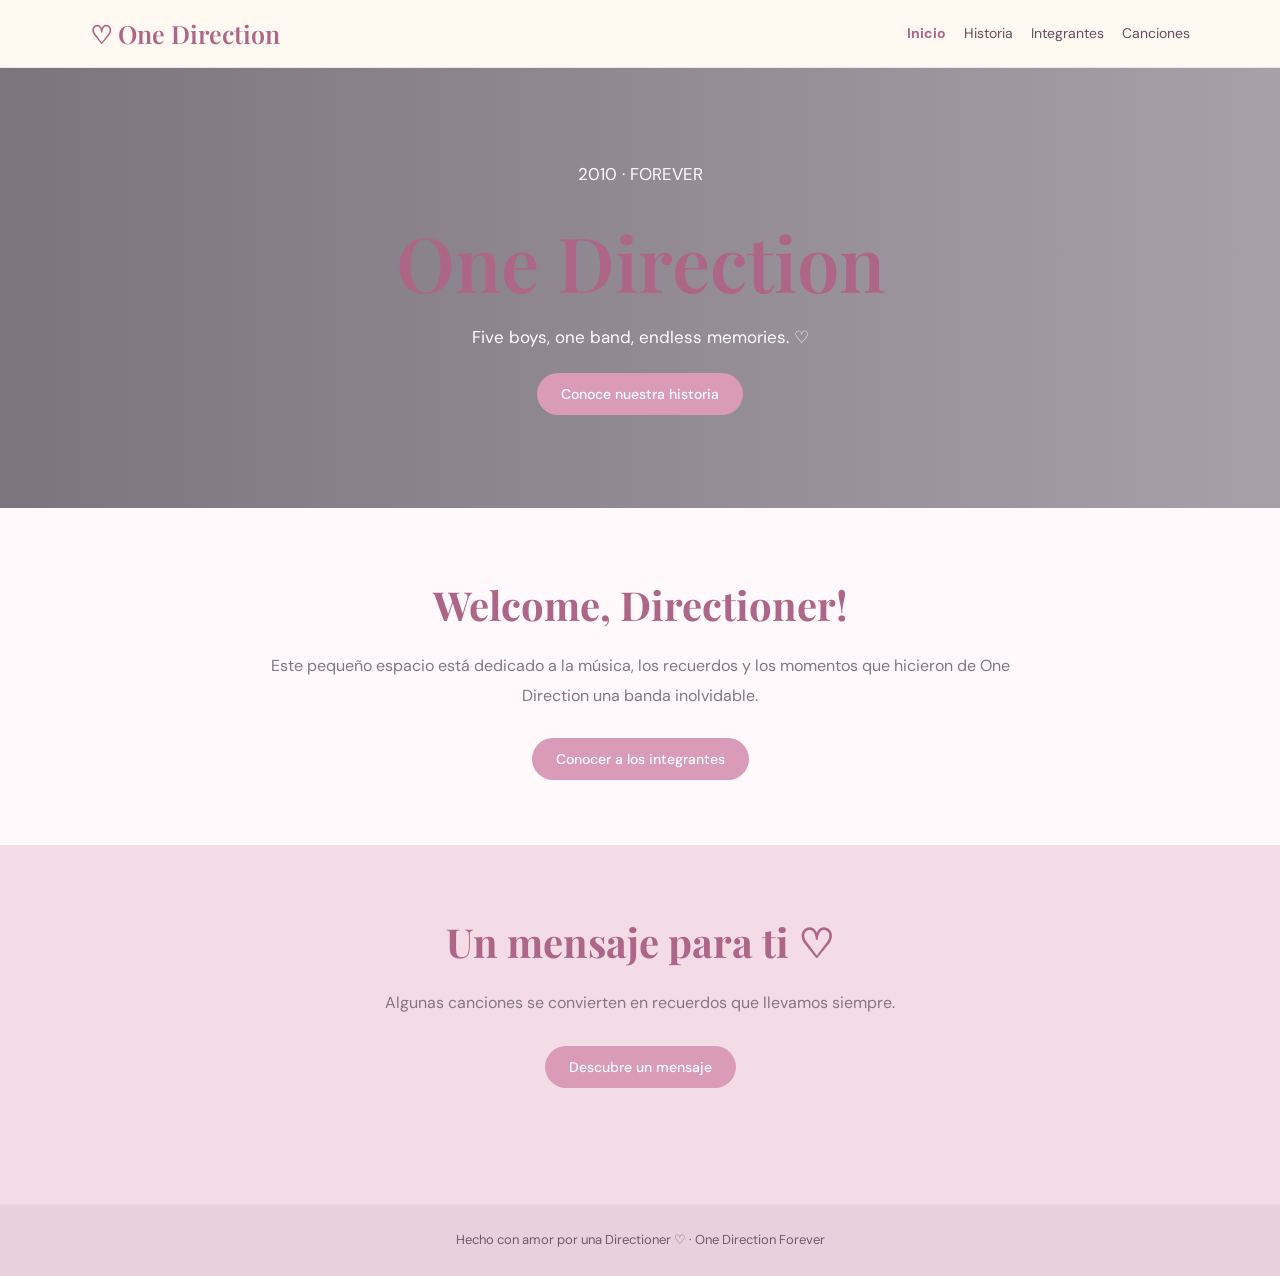
<file: index.html>
<!DOCTYPE html>
<html lang="es">
<head>
  <meta charset="UTF-8">
  <meta name="viewport" content="width=device-width, initial-scale=1.0">
  <title>Inicio | One Direction Forever</title>
  <link rel="stylesheet" href="style.css">
  <script src="script.js" defer></script>
</head>
<body>
<header>
  <a class="logo" href="index.html">♡ One Direction</a>
  <nav aria-label="Menú principal">
    <a href="index.html">Inicio</a>
    <a href="historia.html">Historia</a>
    <a href="integrantes.html">Integrantes</a>
    <a href="canciones.html">Canciones</a>
  </nav>
</header>
<main>

<section class="hero">
  <div><p>2010 · FOREVER</p><h1>One Direction</h1>
  <p>Five boys, one band, endless memories. ♡</p>
  <a class="btn" href="historia.html">Conoce nuestra historia</a></div>
</section>
<section>
  <h2>Welcome, Directioner!</h2>
  <p class="lead">Este pequeño espacio está dedicado a la música, los recuerdos y los momentos que hicieron de One Direction una banda inolvidable.</p>
  <a class="btn" href="integrantes.html">Conocer a los integrantes</a>
</section>
<section class="note">
  <h2>Un mensaje para ti ♡</h2>
  <p class="lead">Algunas canciones se convierten en recuerdos que llevamos siempre.</p>
  <button class="btn" id="surpriseBtn">Descubre un mensaje</button>
  <p id="surprise" aria-live="polite"></p>
</section>

</main>
<footer>Hecho con amor por una Directioner ♡ · One Direction Forever</footer>
</body>
</html>
</file>
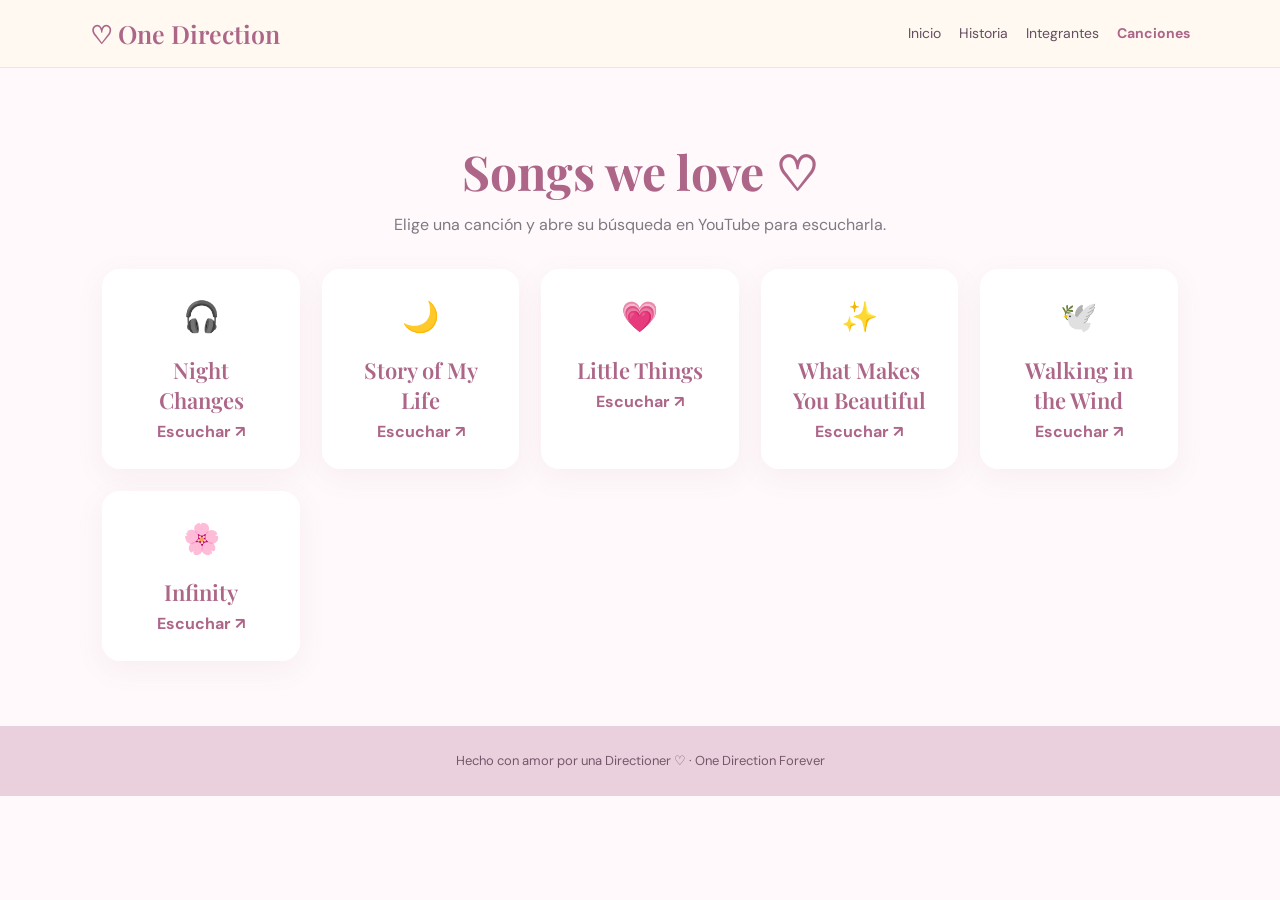
<file: canciones.html>
<!DOCTYPE html>
<html lang="es">
<head>
  <meta charset="UTF-8">
  <meta name="viewport" content="width=device-width, initial-scale=1.0">
  <title>Canciones | One Direction Forever</title>
  <link rel="stylesheet" href="style.css">
  <script src="script.js" defer></script>
</head>
<body>
<header>
  <a class="logo" href="index.html">♡ One Direction</a>
  <nav aria-label="Menú principal">
    <a href="index.html">Inicio</a>
    <a href="historia.html">Historia</a>
    <a href="integrantes.html">Integrantes</a>
    <a href="canciones.html">Canciones</a>
  </nav>
</header>
<main>

<section class="page-content">
  <h1 style="font-size:48px">Songs we love ♡</h1>
  <p class="lead">Elige una canción y abre su búsqueda en YouTube para escucharla.</p>
  <div class="cards">
    <article class="card song"><div class="emoji">🎧</div><h3>Night Changes</h3><a target="_blank" rel="noopener" href="https://www.youtube.com/results?search_query=One+Direction+Night+Changes">Escuchar ↗</a></article>
    <article class="card song"><div class="emoji">🌙</div><h3>Story of My Life</h3><a target="_blank" rel="noopener" href="https://www.youtube.com/results?search_query=One+Direction+Story+of+My+Life">Escuchar ↗</a></article>
    <article class="card song"><div class="emoji">💗</div><h3>Little Things</h3><a target="_blank" rel="noopener" href="https://www.youtube.com/results?search_query=One+Direction+Little+Things">Escuchar ↗</a></article>
    <article class="card song"><div class="emoji">✨</div><h3>What Makes You Beautiful</h3><a target="_blank" rel="noopener" href="https://www.youtube.com/results?search_query=One+Direction+What+Makes+You+Beautiful">Escuchar ↗</a></article>
    <article class="card song"><div class="emoji">🕊️</div><h3>Walking in the Wind</h3><a target="_blank" rel="noopener" href="https://www.youtube.com/results?search_query=One+Direction+Walking+in+the+Wind">Escuchar ↗</a></article>
    <article class="card song"><div class="emoji">🌸</div><h3>Infinity</h3><a target="_blank" rel="noopener" href="https://www.youtube.com/results?search_query=One+Direction+Infinity">Escuchar ↗</a></article>
  </div>
</section>

</main>
<footer>Hecho con amor por una Directioner ♡ · One Direction Forever</footer>
</body>
</html>
</file>
<file: style.css>
@import url('https://fonts.googleapis.com/css2?family=DM+Sans:wght@400;500;700&family=Playfair+Display:ital,wght@0,600;1,600&display=swap');
:root{--pink:#f4dce7;--rose:#ad6688;--ink:#393443;--cream:#fff9fb;--muted:#817783}
*{box-sizing:border-box;margin:0;padding:0;scroll-behavior:smooth}
body{background:var(--cream);color:var(--ink);font-family:"DM Sans",sans-serif;line-height:1.6}
header{position:sticky;top:0;z-index:10;background:#fff9f2ed;backdrop-filter:blur(12px);padding:17px 7%;display:flex;justify-content:space-between;align-items:center;gap:15px;border-bottom:1px solid #f0e2e9}
.logo{font:600 25px "Playfair Display",serif;color:var(--rose);text-decoration:none}
nav{display:flex;gap:18px;flex-wrap:wrap}
nav a{color:#654e60;text-decoration:none;font-size:14px}
nav a:hover,nav a.active{color:var(--rose);font-weight:700}
.hero{min-height:440px;display:grid;place-items:center;text-align:center;color:white;padding:40px 20px;background:linear-gradient(90deg,#241b2b99,#241b2b66),url("https://images.unsplash.com/photo-1492684223066-81342ee5ff30?auto=format&fit=crop&w=1800&q=85") center/cover}
.hero h1{font:600 clamp(45px,8vw,76px) "Playfair Display",serif;margin:12px 0}
.hero p{font-size:17px;margin-bottom:22px}
.btn{display:inline-block;border:0;border-radius:30px;padding:12px 24px;background:#d99bb8;color:white;text-decoration:none;cursor:pointer;font:500 14px "DM Sans",sans-serif}
.btn:hover{background:#b97899}
section,.page-content{padding:65px 8%;text-align:center}
h1,h2{font-family:"Playfair Display",serif;color:var(--rose)}
h2{font-size:clamp(29px,5vw,40px);margin-bottom:14px}
.lead{max-width:760px;margin:0 auto 28px;color:var(--muted);line-height:1.85}
.cards{display:grid;grid-template-columns:repeat(auto-fit,minmax(190px,1fr));gap:22px;margin-top:30px}
.card{background:white;border-radius:18px;overflow:hidden;box-shadow:0 8px 28px #9d6c8015}
.card img{width:100%;height:230px;object-fit:cover;display:block}
.card h3{font:600 22px "Playfair Display",serif;color:var(--rose);padding:14px 10px 4px}
.card p{font-size:14px;color:var(--muted);padding:0 14px 18px}
.gallery{background:#f8eaf0}
.gallery-grid{display:grid;grid-template-columns:repeat(auto-fit,minmax(220px,1fr));gap:17px;margin-top:28px}
.gallery-grid img{width:100%;height:235px;object-fit:cover;border-radius:15px}
.song{padding:24px 18px}
.song .emoji{font-size:30px}
.song a{color:var(--rose);text-decoration:none;font-weight:700}
.song a:hover{text-decoration:underline}
.note{background:var(--pink)}
#surprise{min-height:32px;margin-top:20px;color:var(--rose);font:italic 22px "Playfair Display",serif}
footer{padding:25px;text-align:center;background:#ead0dd;color:#76566a;font-size:13px}
@media(max-width:650px){header{justify-content:center}nav{justify-content:center;gap:12px}section,.page-content{padding:48px 6%}.hero{min-height:380px}}
</file>
